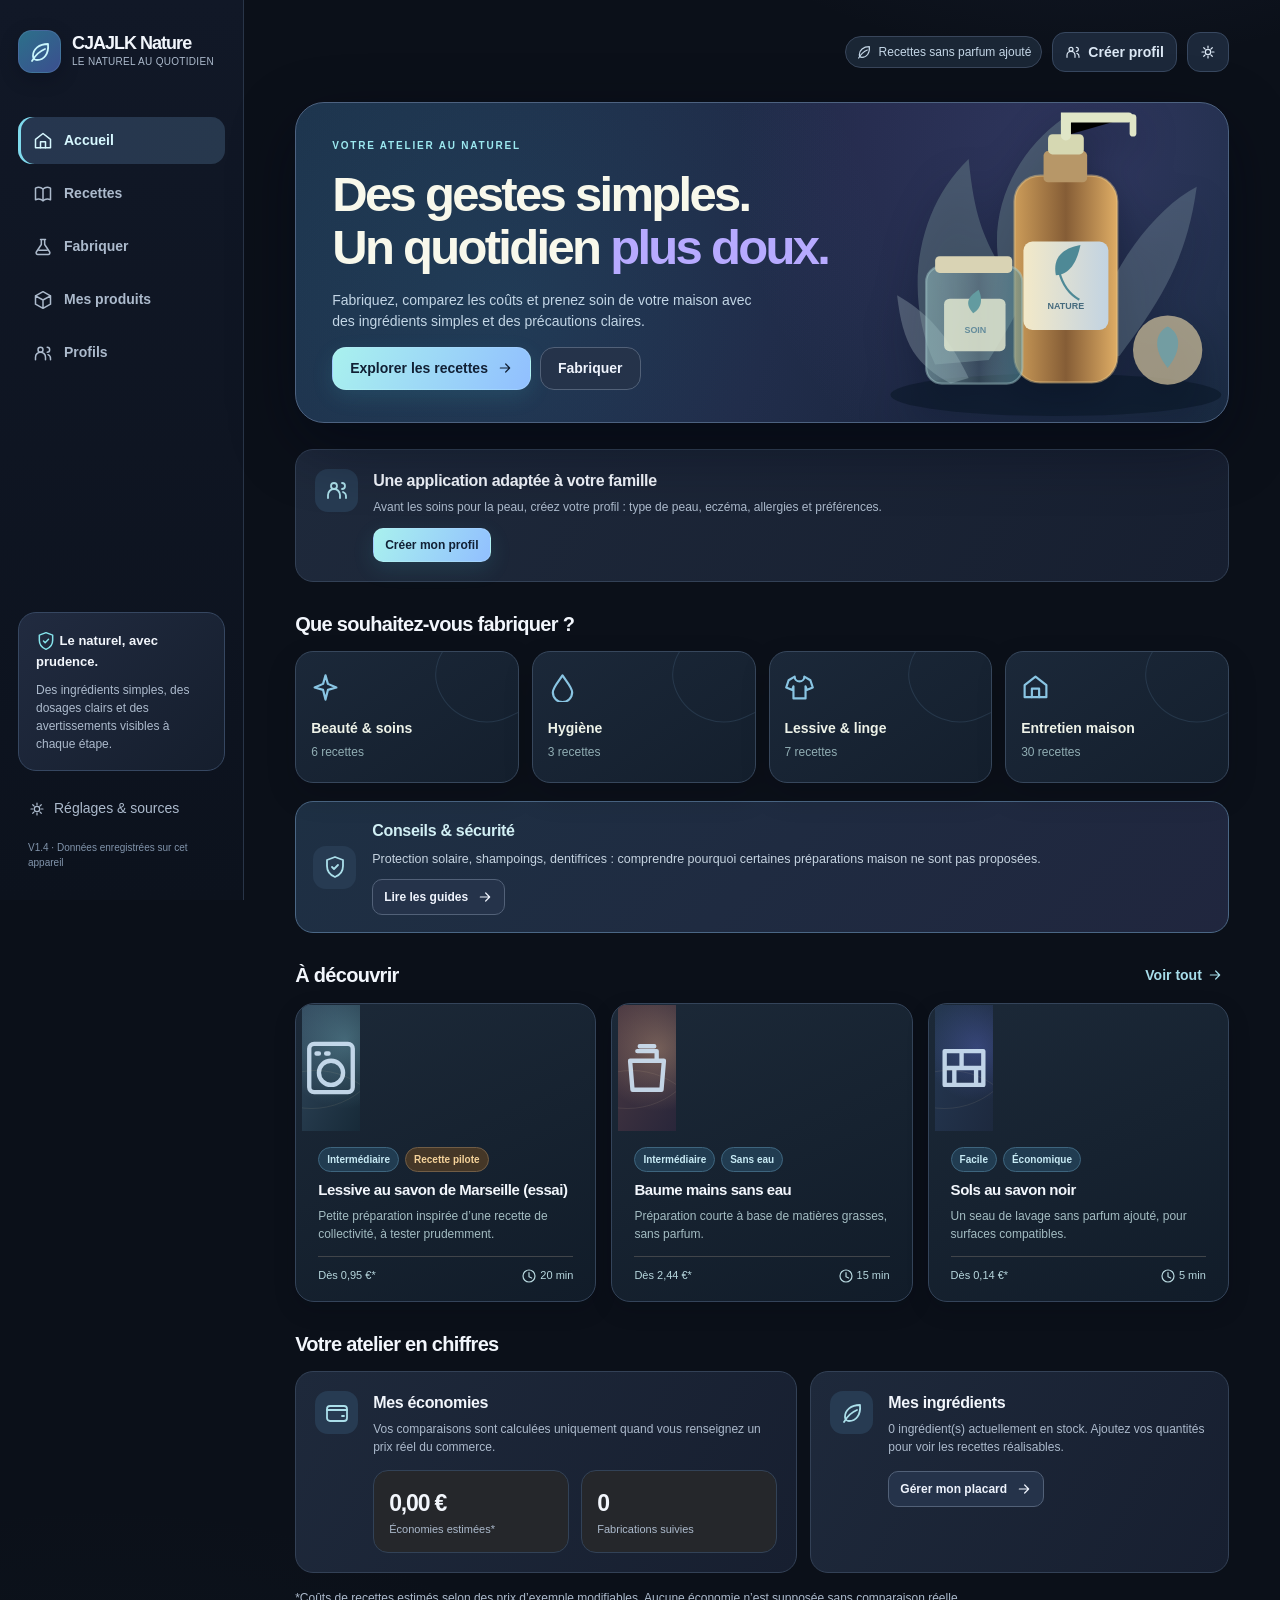
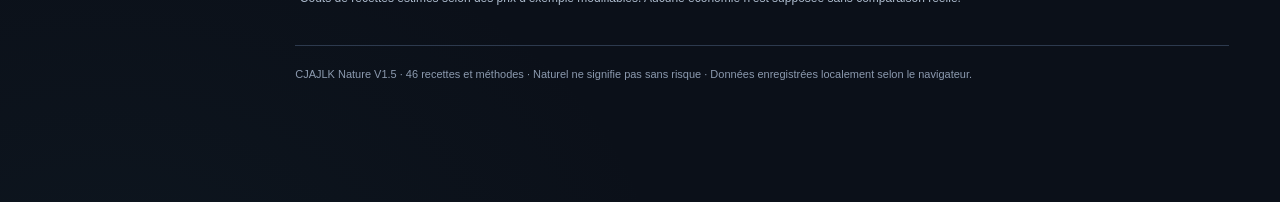
<file: index.html>
<!doctype html>
<html lang="fr">
<head>
 <meta charset="utf-8">
 <meta name="viewport" content="width=device-width, initial-scale=1, viewport-fit=cover">
 <meta name="theme-color" content="#101826">
 <meta name="description" content="CJAJLK Nature — recettes de soins et d'entretien, guidage de fabrication, profils et calcul des coûts, en local.">
 <meta name="color-scheme" content="dark">
 <link rel="icon" href="assets/icon-192.png" sizes="192x192">
 <link rel="apple-touch-icon" href="assets/icon-192.png">
 <link rel="manifest" href="manifest.webmanifest">
 <link rel="stylesheet" href="style.css">
 <title>CJAJLK Nature V1.5 — Le naturel au quotidien</title>
</head>
<body>
 <div id="app"><div class="loading">CJAJLK Nature…</div></div>
 <div id="modal-root"></div>
 <div id="toast" role="status" aria-live="polite"></div>
 <script src="data.js" onerror="document.querySelector('.loading').textContent='Erreur : data.js introuvable. Vérifiez le dossier complet.'"></script>
 <script src="app.js" onerror="document.querySelector('.loading').textContent='Erreur : app.js introuvable. Vérifiez le dossier complet.'"></script>
</body>
</html>
</file>
<file: style.css>
:root{--bg:#0B1019;--surface:#141B27;--surface2:#1B2635;--surface3:#26334A;--card:#182332;--line:#324055;--text:#F2F6FC;--muted:#ACBACC;--dim:#8194AB;--sage:#85E3EB;--sage2:#6B9FAF;--lime:#BAADFF;--orange:#F2BB85;--danger:#FF929C;--cream:#E2E8F2;--radius:20px;--shadow:0 18px 60px #03071294;font-synthesis:none}
*{box-sizing:border-box}html{scroll-behavior:smooth}body{margin:0;min-height:100vh;background:radial-gradient(circle at 85% 0%,#2c323b3d,transparent 37%),var(--bg);color:var(--text);font-family:Inter,ui-sans-serif,-apple-system,BlinkMacSystemFont,"Segoe UI",Roboto,Arial,sans-serif;font-size:14px;line-height:1.5}button,input,select,textarea{font:inherit}button{cursor:pointer}button:disabled{opacity:.45;cursor:not-allowed}button:focus-visible,a:focus-visible,input:focus-visible,select:focus-visible,textarea:focus-visible{outline:3px solid #93dced;outline-offset:3px}a{color:#9cd0dc}h1,h2,h3,h4,p{margin:0}h1{font-size:clamp(30px,4vw,49px);letter-spacing:-.055em;line-height:1.09}h2{font-size:24px;letter-spacing:-.035em;line-height:1.22}h3{font-size:16px;letter-spacing:-.02em}small{font-size:12px}.muted{color:var(--muted)}.subtle{color:var(--dim)}.eyebrow{text-transform:uppercase;letter-spacing:.18em;font-size:10px;font-weight:850;color:var(--sage)}.strong{font-weight:780}.hide{display:none!important}
#app{display:flex;max-width:1450px;margin:0 auto;min-height:100vh}.sidebar{width:244px;flex:0 0 244px;padding:30px 18px 20px;position:sticky;top:0;height:100vh;border-right:1px solid #2f3236;background:#181a1e;display:flex;flex-direction:column}.brand{display:flex;align-items:center;gap:11px;min-width:0}.brand-icon{height:43px;width:43px;display:grid;place-items:center;border-radius:14px;background:linear-gradient(135deg,#55636d,#2d343e);color:#a9e5f3;box-shadow:inset 0 0 0 1px #ffffff1c}.brand-name{font-size:18px;font-weight:850;letter-spacing:-.055em;line-height:1.1}.brand-tag{font-size:10px;color:var(--muted);letter-spacing:.03em}.side-nav{margin-top:44px;display:grid;gap:6px}.nav-item{display:flex;align-items:center;gap:11px;border:0;background:transparent;color:var(--muted);border-radius:14px;padding:13px 15px;font-weight:680;text-align:left;width:100%;transition:.2s}.nav-item.active{background:#353a43;color:#ace3ef}.nav-item:hover{background:#2c2f34}.side-bottom{margin-top:auto}.aside-note{background:linear-gradient(135deg,#31353b,#22252b);border:1px solid #434952;border-radius:18px;padding:17px;margin-bottom:16px}.aside-note strong{font-size:13px}.aside-note p{color:var(--muted);font-size:12px;margin-top:9px}.aside-note .icon{color:var(--sage)}.aside-link{background:transparent;color:var(--muted);border:0;padding:11px;text-align:left;display:flex;align-items:center;gap:9px;width:100%}.content{min-width:0;flex:1;padding:28px clamp(20px,4vw,55px) 100px}.topbar{display:flex;align-items:center;justify-content:space-between;gap:14px;min-height:48px;margin-bottom:26px}.mobile-brand{display:none}.topright{display:flex;align-items:center;gap:10px;margin-left:auto}.pill{border:1px solid var(--line);padding:8px 12px;border-radius:999px;color:#adccd3;background:#25282c;display:inline-flex;align-items:center;gap:7px;max-width:100%}.pill.small{font-size:12px;padding:6px 10px}.pill.alert{color:#ffcf94;border-color:#665037;background:#352a1e}.pill.success{color:#a1d1dc;border-color:#515c64;background:#2c3036}.small-button{border:1px solid var(--line);background:#25272b;color:#cde9ef;border-radius:13px;height:40px;min-width:40px;display:inline-flex;align-items:center;justify-content:center;gap:7px;padding:0 12px}.small-button:hover{background:#33363b}.profile-chip{font-weight:650}.icon{width:20px;height:20px;display:inline-flex;vertical-align:middle;flex:none}.icon svg{width:100%;height:100%;stroke:currentColor;stroke-width:1.8;fill:none;stroke-linecap:round;stroke-linejoin:round}.icon.sm{width:16px;height:16px}.icon.lg{width:24px;height:24px}.icon.xl{width:29px;height:29px}
.hero{position:relative;overflow:hidden;border-radius:29px;display:grid;grid-template-columns:1.2fr .8fr;min-height:284px;background:linear-gradient(115deg,#2e333c 0%,#3c434e 58%,#22272e 100%);border:1px solid #515c64;box-shadow:var(--shadow);margin-bottom:26px}.hero::before{content:"";position:absolute;inset:0;background:radial-gradient(circle at 82% 30%,#99ccd822,transparent 46%);pointer-events:none}.hero-copy{position:relative;z-index:1;padding:35px 0 32px 36px;display:flex;flex-direction:column;align-items:flex-start;gap:15px}.hero .eyebrow{color:#a6e0ed}.hero h1{max-width:520px;color:#f8f8eb}.hero p{max-width:430px;color:#b4d0d7;font-size:14px}.hero-art{position:relative;align-self:stretch;min-height:200px}.hero-art svg{position:absolute;right:0;bottom:0;width:100%;height:100%;max-height:330px;min-width:280px;filter:drop-shadow(0 20px 20px #0a0d1072)}.btn{border-radius:14px;padding:12px 17px;border:1px solid transparent;display:inline-flex;align-items:center;justify-content:center;gap:9px;font-weight:760;transition:background .2s,transform .2s;text-align:center;line-height:1.2}.btn:hover{transform:translateY(-1px)}.btn-primary{color:#222831;background:linear-gradient(125deg,#a6e2ef,#9ac9d4)}.btn-primary:hover{background:#b8eaf5}.btn-secondary{color:#c9e7ee;background:#32353b;border-color:#515a61}.btn-ghost{color:var(--sage);background:transparent;border-color:var(--line)}.btn-danger{color:#ffdad5;background:#42272a;border-color:#794449}.btn.wide{width:100%}.btn.tiny{font-size:12px;padding:9px 11px;border-radius:10px}.btn-row{display:flex;gap:9px;flex-wrap:wrap}.section-heading{display:flex;align-items:center;justify-content:space-between;gap:12px;margin:30px 0 15px}.section-heading h2{font-size:20px}.text-link{border:none;background:none;color:#a7d8e3;font-weight:750;display:flex;gap:5px;align-items:center}.categories{display:grid;grid-template-columns:repeat(4,minmax(0,1fr));gap:13px}.category-card{position:relative;text-align:left;border:1px solid #3c4147;background:linear-gradient(135deg,#292d32,#1f2226);border-radius:18px;padding:19px 15px;min-height:132px;overflow:hidden;color:#edf2e8;transition:.15s}.category-card:hover{transform:translateY(-2px);border-color:#818c94}.category-card .icon{color:#a1cbd4;width:29px;height:29px}.category-card strong{display:block;margin:16px 0 2px;font-size:14px}.category-card small{color:#90adb3}.category-card:after{content:"";position:absolute;right:-13px;top:-22px;width:92px;height:92px;border:1px solid #789fa824;border-radius:48% 52% 35% 60%;transform:rotate(-25deg)}.dashboard-cards{display:grid;grid-template-columns:1.2fr 1fr;gap:13px}.feature{background:linear-gradient(120deg,#303339,#212429);border:1px solid #404449;border-radius:18px;padding:19px;display:flex;gap:15px;align-items:flex-start}.feature-icon{display:grid;place-items:center;flex:0 0 43px;width:43px;height:43px;border-radius:13px;color:#a5d3de;background:#444a54}.feature h3{margin-bottom:5px}.feature p{color:var(--muted);font-size:12px}.metrics{display:flex;gap:12px;flex-wrap:wrap;margin-top:14px}.metric{flex:1;min-width:100px;background:#25272b;border:1px solid #393d43;border-radius:15px;padding:15px}.metric .value{font-weight:850;font-size:23px;letter-spacing:-.05em}.metric .label{font-size:11px;color:var(--muted)}
.recipe-grid{display:grid;grid-template-columns:repeat(3,minmax(0,1fr));gap:15px}.recipe-card{background:linear-gradient(150deg,#26282d,#1d1f23);border:1px solid #404349;border-radius:19px;overflow:hidden;text-align:left;color:inherit;display:flex;flex-direction:column;transition:.2s}.recipe-card:hover{transform:translateY(-2px);border-color:#7f8b94}.recipe-image{height:126px;background:radial-gradient(circle at 68% 45%,#619eac40,transparent 53%),linear-gradient(110deg,#3e434a,#292d33);display:flex;align-items:center;justify-content:center;position:relative;overflow:hidden}.recipe-image:before,.recipe-image:after{content:"";position:absolute;border:1px solid #e5d6ab18;width:155px;height:155px;border-radius:50%;right:-30px;top:-53px}.recipe-image:after{right:auto;left:-65px;top:65px}.recipe-image .icon{width:58px;height:58px;color:#b5dde6;opacity:.9}.recipe-image.linge{background:radial-gradient(circle at 60% 30%,#8eabbaa0,transparent 75%),linear-gradient(120deg,#2d3a3e,#2b2f34)}.recipe-image.soins{background:radial-gradient(circle at 70% 35%,#c8a18480,transparent 70%),linear-gradient(120deg,#574037,#2b2e31)}.recipe-image.hygiene{background:radial-gradient(circle at 60% 40%,#84acb58a,transparent 75%),linear-gradient(120deg,#383e46,#2b2f34)}.recipe-card-body{padding:16px;display:flex;flex-direction:column;flex:1;gap:9px}.recipe-card-title{font-size:15px;font-weight:820;line-height:1.24;letter-spacing:-.03em}.recipe-card-desc{font-size:12px;color:#a3bcc2;line-height:1.45;flex:1}.meta-row{display:flex;align-items:center;justify-content:space-between;gap:6px;margin-top:4px;border-top:1px solid #41454a;padding-top:10px;color:#b7d7de;font-size:11px}.badge-list{display:flex;flex-wrap:wrap;gap:6px}.tag{font-size:10px;font-weight:760;color:#b0dfe9;background:#3a3f46;border:1px solid #4f5961;border-radius:99px;padding:4px 8px}.tag.conditional{color:#f2ce98;background:#493823;border-color:#786044}.tag.guide{color:#b9d4d4;background:#2d3b40;border-color:#41676b}.tag.pale{color:#aed4dc;background:#35393f;border-color:#4a545c}.search-area{background:#1f2227;border:1px solid #3d4249;border-radius:18px;padding:15px;display:flex;gap:12px;align-items:center;margin:20px 0 16px}.search-area input{flex:1;border:0;color:var(--text);background:transparent;min-width:0;outline:none}.filters{display:flex;gap:8px;flex-wrap:wrap;align-items:center;margin-bottom:20px}.chip{border-radius:100px;border:1px solid #494e56;background:#26292e;color:#9ab7be;font-size:12px;font-weight:740;padding:8px 12px}.chip.active{background:#9ac8d2;color:#232831;border-color:#afdee9}.empty{padding:30px 20px;text-align:center;border:1px dashed #555c60;border-radius:18px;background:#202226;color:var(--muted)}
.page-title{display:flex;justify-content:space-between;align-items:end;gap:14px;flex-wrap:wrap;margin:5px 0 21px}.page-title p{margin-top:7px;color:var(--muted)}.back{display:flex;align-items:center;gap:5px;border:0;background:transparent;color:var(--sage);font-weight:750;margin-bottom:17px;padding:2px 0}.detail-head{display:grid;grid-template-columns:minmax(0,1fr) 270px;gap:22px;margin-bottom:20px}.detail-head p{color:var(--muted);margin-top:9px}.detail-art{height:174px;border:1px solid #4c555b;border-radius:22px;display:flex;align-items:center;justify-content:center;background:radial-gradient(circle,#52606a,#292c32)}.detail-art .icon{width:83px;height:83px;color:#b9e1ea}.detail-layout{display:grid;grid-template-columns:minmax(0,1fr) 285px;gap:18px;align-items:start}.panel{background:linear-gradient(145deg,#25272b,#202327);border:1px solid #3d4147;border-radius:19px;padding:21px}.panel h3{font-size:16px;margin-bottom:13px}.panel+.panel{margin-top:15px}.panel.slim{padding:16px}.panel-header{display:flex;align-items:center;justify-content:space-between;gap:10px;margin-bottom:11px}.panel-header h3{margin:0}.status-note{background:#282b30;border:1px solid #4c5962;padding:12px 14px;border-radius:13px;color:#acd2da;font-size:12px;line-height:1.55}.safety{background:linear-gradient(120deg,#382d22,#2a2921);border:1px solid #785637;border-left:4px solid #e6ad67;border-radius:16px;padding:17px;color:#f1dec2}.safety.red{background:#3a2726;border-color:#90534d;border-left-color:#e29389}.safety h3{display:flex;gap:8px;align-items:center;font-size:14px;margin-bottom:10px;color:#ffcc87}.safety.red h3{color:#f3aaa0}.safety ul{padding-left:19px;font-size:12px;color:#e9d6bd;display:grid;gap:6px;margin:0}.safety.red ul{color:#f3c7c2}.field{display:flex;flex-direction:column;gap:6px;margin-bottom:14px}.field label,.field>span{font-weight:730;font-size:12px;color:#bfdce3}.field input,.field select,.field textarea{width:100%;border-radius:12px;border:1px solid #494d54;background:#181a1f;color:#eef4e6;padding:12px;min-height:43px;outline:none}.field textarea{min-height:70px;resize:vertical}.field input:focus,.field select:focus,.field textarea:focus{border-color:#97c7d2}.field-helper{color:var(--dim);font-size:11px}.amount-row{display:flex;gap:9px;align-items:center}.amount-row input{max-width:120px}.table-ingredients{width:100%;border-collapse:collapse;font-size:13px}.table-ingredients th{text-align:left;color:var(--dim);font-size:11px;letter-spacing:.02em;border-bottom:1px solid var(--line);padding:9px 6px}.table-ingredients td{padding:11px 6px;border-bottom:1px solid #3a3d42}.table-ingredients td:last-child{text-align:right;white-space:nowrap;font-weight:750}.table-ingredients th:last-child{text-align:right}.cost-value{font-size:32px;font-weight:900;letter-spacing:-.06em;color:#a9e1ee}.cost-caption{font-size:11px;color:var(--muted)}.source-links{display:grid;gap:8px;margin-top:8px}.source-links a{font-size:11px}.guide-note{border:1px solid #556571;background:#2b3039;border-radius:16px;padding:20px;line-height:1.7;color:#c8e3e9}.switcher{display:flex;background:#1c1f24;border:1px solid #494d55;border-radius:15px;padding:4px;gap:4px;margin-bottom:17px}.switcher button{flex:1;border:0;background:transparent;color:#90adb3;font-size:12px;font-weight:750;border-radius:11px;padding:11px 9px}.switcher button.active{background:#444a54;color:#c9eaf1}.step-hero{padding:21px;border:1px solid #4d5860;background:linear-gradient(120deg,#353940,#23272d);border-radius:16px;margin:9px 0 18px}.step-num{font-weight:820;font-size:11px;letter-spacing:.14em;text-transform:uppercase;color:#99c5cf}.step-text{font-size:19px;font-weight:730;margin:13px 0 7px;line-height:1.45}.progress{width:100%;height:7px;background:#393d43;border-radius:999px;overflow:hidden;margin-top:14px}.progress>div{height:100%;background:#9ad2df;border-radius:999px;transition:width .3s}.steps{counter-reset:steps;list-style:none;padding:0;margin:0;display:grid;gap:10px}.steps li{display:flex;gap:13px;align-items:flex-start;background:#22252b;border:1px solid #3f454e;padding:15px;border-radius:13px;font-size:13px}.step-bubble{flex:none;width:25px;height:25px;border-radius:50%;background:#455058;color:#b6e2ec;display:grid;place-items:center;font-size:11px;font-weight:800}.steps li span:last-child{padding-top:2px}.make-actions{display:flex;gap:10px;flex-wrap:wrap;margin-top:18px}.checkline{display:flex;gap:10px;align-items:flex-start;margin:12px 0;color:#c0dce2;font-size:12px}.checkline input{accent-color:#98cdd9;width:18px;height:18px;margin:0;flex:none}.divider{height:1px;background:var(--line);margin:20px 0}.mini-card{background:#26282d;border:1px solid #40444a;padding:15px;border-radius:15px;display:flex;align-items:center;justify-content:space-between;gap:10px;margin-bottom:9px}.mini-card h4{font-size:13px;margin-bottom:5px}.mini-card small{color:var(--muted)}.mini-actions{display:flex;align-items:center;gap:6px}.avatar{height:48px;width:48px;border-radius:16px;background:#444a55;display:grid;place-items:center;color:#b3e6f1;font-weight:870;font-size:20px;flex:none}.profile-rows{display:grid;gap:12px}.profile-row{display:flex;align-items:center;gap:14px;padding:18px;background:#262a2f;border:1px solid #494d55;border-radius:17px}.profile-row .expand{flex:1;min-width:0}.profile-row.active{border-color:#8ebec9;background:#31363e}.help{margin-top:15px;color:var(--muted);font-size:12px;line-height:1.7}.inline-error{color:#f2a5a0;font-size:12px;margin:7px 0}.empty-state{background:#22252a;padding:36px 20px;border:1px dashed #5e6870;border-radius:19px;text-align:center}.empty-state>.icon{width:48px;height:48px;color:#8ebbc5;margin-bottom:14px}.empty-state h3{margin:0 0 8px}.empty-state p{color:var(--muted);margin:0 auto 17px;max-width:410px;font-size:13px}.stock-grid{display:grid;grid-template-columns:repeat(2,minmax(0,1fr));gap:12px}.stock-item{background:#26282d;border:1px solid #41454c;border-radius:15px;padding:16px}.stock-item .title{font-weight:800;font-size:13px;margin-bottom:5px}.stock-item .nums{display:flex;gap:8px;flex-wrap:wrap;color:#a3c1c8;font-size:11px;margin:11px 0}.stock-item .num{color:#cae7ed;font-weight:800}.subnav{display:flex;gap:8px;flex-wrap:wrap;margin-bottom:20px}.kpi-row{display:grid;grid-template-columns:repeat(3,minmax(0,1fr));gap:12px;margin-bottom:20px}.kpi{background:#23262b;border:1px solid #40444a;border-radius:16px;padding:17px}.kpi strong{display:block;font-size:23px;margin-bottom:4px;letter-spacing:-.05em}.kpi small{color:var(--muted)}.sources-list{display:grid;gap:10px;margin-top:20px}.sources-list a{font-size:13px;line-height:1.6}.mobile-nav{display:none}.loading{margin:80px auto;text-align:center;color:#a0c6cf}.footer{margin-top:36px;padding:20px 0;color:#88929a;font-size:11px;border-top:1px solid #31353c}
#modal-root:empty{display:none}#modal-root{position:fixed;inset:0;z-index:100;background:#07080abc;display:grid;place-items:center;padding:18px;backdrop-filter:blur(6px)}.modal{background:#212429;border:1px solid #616a70;border-radius:23px;width:100%;max-width:520px;max-height:min(90vh,850px);overflow:auto;box-shadow:0 30px 90px #000b}.modal-head{display:flex;justify-content:space-between;align-items:center;gap:12px;padding:22px 23px 15px}.modal-head h2{font-size:22px}.modal-body{padding:0 23px 24px}.modal-body p{color:#abc7cd;font-size:13px;line-height:1.65}.modal-actions{display:flex;gap:10px;margin-top:17px;flex-wrap:wrap}.modal-actions .btn{flex:1}#toast{position:fixed;z-index:200;bottom:105px;left:50%;transform:translateX(-50%) translateY(15px);padding:11px 16px;border:1px solid #84929b;background:#3c424a;border-radius:12px;color:#d5f2f8;box-shadow:var(--shadow);opacity:0;pointer-events:none;transition:.2s;max-width:90vw;text-align:center;font-size:13px}#toast.show{opacity:1;transform:translateX(-50%) translateY(0)}
@media(max-width:1150px){.recipe-grid{grid-template-columns:repeat(2,minmax(0,1fr))}.detail-layout{grid-template-columns:1fr}.detail-head{grid-template-columns:1fr 230px}.sidebar{width:210px;flex-basis:210px}.content{padding-left:25px;padding-right:25px}}
@media(max-width:760px){body{font-size:14px}#app{display:block}.sidebar{display:none}.content{padding:16px 15px calc(100px + env(safe-area-inset-bottom))}.topbar{margin-bottom:17px;min-height:44px}.mobile-brand{display:flex}.brand-icon{width:39px;height:39px;border-radius:12px}.brand-name{font-size:16px}.brand-tag{font-size:9px}.topright .pill{display:none}.topright .small-button{height:38px;min-width:38px}.hero{grid-template-columns:1fr;min-height:275px;border-radius:23px}.hero-copy{padding:26px 23px 29px;gap:13px}.hero h1{font-size:32px;max-width:310px}.hero p{font-size:12px;max-width:250px}.hero-art{position:absolute;right:-17px;top:20px;bottom:0;width:43%;opacity:.74;pointer-events:none}.hero-art svg{min-width:200px;width:220px;height:100%;right:0}.hero-copy{width:88%}.hero-copy .btn{position:relative}.categories{grid-template-columns:repeat(2,minmax(0,1fr));gap:10px}.category-card{min-height:112px;padding:14px}.category-card strong{margin-top:12px;font-size:13px}.dashboard-cards{grid-template-columns:1fr}.recipe-grid{grid-template-columns:repeat(2,minmax(0,1fr));gap:10px}.recipe-image{height:105px}.recipe-card-body{padding:12px}.recipe-card-title{font-size:13px}.recipe-card-desc{font-size:11px}.tag{font-size:9px;padding:3px 6px}.section-heading{margin-top:27px}.section-heading h2{font-size:19px}.detail-head{grid-template-columns:1fr}.detail-art{display:none}.page-title h1{font-size:28px}.detail-layout{grid-template-columns:1fr}.panel{padding:16px}.stock-grid{grid-template-columns:1fr}.mobile-nav{position:fixed;bottom:0;left:0;right:0;z-index:40;height:calc(69px + env(safe-area-inset-bottom));background:#191c21f2;border-top:1px solid #42454b;display:flex;justify-content:space-around;align-items:flex-start;padding:8px 3px env(safe-area-inset-bottom);backdrop-filter:blur(12px)}.mobile-nav button{border:0;background:transparent;color:#85a2a9;display:flex;flex-direction:column;gap:4px;align-items:center;justify-content:center;min-width:0;flex:1;font-size:9px;font-weight:800;padding:4px 0}.mobile-nav button.active{color:#a1d9e6}.mobile-nav button .icon{width:22px;height:22px}.kpi-row{gap:7px}.kpi{padding:11px}.kpi strong{font-size:19px}.kpi small{font-size:10px}.modal{max-height:89dvh}.modal-head{padding:19px 18px 12px}.modal-body{padding:0 18px 20px}#toast{bottom:90px}}
@media(max-width:365px){.recipe-grid{grid-template-columns:1fr}.recipe-image{height:115px}.hero h1{font-size:29px}.hero-copy{width:100%}.hero-art{opacity:.4}.category-card strong{font-size:12px}.topright .small-button.profile-chip{padding:0 8px}}
@media(prefers-reduced-motion:reduce){*{scroll-behavior:auto!important;transition:none!important}}

/* V1.1 — identité graphite / bleu nuit / cyan / lavande, sans aplats verts */
body{background:radial-gradient(ellipse 620px 410px at 85% -14%,#5668a52b,transparent 77%),radial-gradient(ellipse 760px 520px at 8% 105%,#29616d12,transparent 75%),var(--bg)}
.sidebar{background:linear-gradient(180deg,#111827,#0c121d);border-color:#293548}
.brand-icon{background:linear-gradient(140deg,#2c708a,#3b4f8f);color:#c9f6fc;border:1px solid #638bba57;box-shadow:0 6px 18px #02071440}
.nav-item.active{background:linear-gradient(105deg,#26364f,#27384d);color:#d7f8ff;box-shadow:inset 3px 0 0 #7fdaec}
.nav-item:hover{background:#202e42}
.aside-note{background:linear-gradient(135deg,#212b40,#151e2d);border-color:#364761}
.pill{background:#1a2635;border-color:#39465b;color:#c4d6e6}
.small-button{background:#1c283a;border-color:#384860;color:#dce8f5}
.small-button:hover{background:#28364d}
.hero{background:radial-gradient(circle at 86% 18%,#776ac53a,transparent 43%),linear-gradient(115deg,#1d324b 0%,#202846 54%,#15283b 100%);border-color:#4d6280;box-shadow:0 22px 64px #01071673}
.hero::before{background:radial-gradient(circle at 23% 65%,#36bcd21a,transparent 52%)}
.hero .eyebrow{color:#9ce9f0}.hero p{color:#c3d6e6}
.hero h1 span{color:#B7AAFF!important}
.hero-art svg{filter:drop-shadow(0 16px 21px #030a1970)}
.btn-primary{background:linear-gradient(115deg,#A9F1EE,#91BFFF);border-color:#d2faff2e;color:#112035;box-shadow:0 7px 21px #49bcca24}
.btn-primary:hover{background:linear-gradient(115deg,#C0F9F4,#B1CEFF)}
.btn-secondary{background:#25334a;border-color:#526178;color:#eef3fc}
.btn-ghost{border-color:#415a73;color:#9be1ee}
.text-link{color:#A7DDEA}
.category-card{background:linear-gradient(145deg,#1b2839,#141f2d);border-color:#37475c;box-shadow:0 12px 30px #02071128}
.category-card:hover{border-color:#75adc6;box-shadow:0 11px 30px #1d6b9630}
.category-card .icon{color:#89C5E3}
.category-card:after{border-color:#8cc0ed21}
.feature{background:linear-gradient(120deg,#1e293b,#171f30);border-color:#334156}
.feature-icon{background:#273b52;color:#abdfea}
.recipe-card{background:linear-gradient(155deg,#1c2938,#111c29);border-color:#34445a;box-shadow:0 8px 21px #02091530}
.recipe-card:hover{border-color:#74b9dc;box-shadow:0 14px 26px #03091770}
.recipe-image{background:radial-gradient(circle at 73% 34%,#6271d956,transparent 57%),linear-gradient(110deg,#253852,#1d293e)}
.recipe-image .icon{color:#D1E5F7}
.recipe-image.linge{background:radial-gradient(circle at 74% 28%,#91d8e34d,transparent 68%),linear-gradient(115deg,#30465b,#172a38)}
.recipe-image.soins{background:radial-gradient(circle at 70% 35%,#c7a07c6a,transparent 68%),linear-gradient(120deg,#4b3942,#29263a)}
.recipe-image.hygiene{background:radial-gradient(circle at 70% 35%,#8dbbc965,transparent 68%),linear-gradient(120deg,#264050,#1e293e)}
.tag{color:#C7EAF4;background:#213C51;border-color:#3e657e}
.tag.conditional{color:#f4d29a;background:#453727;border-color:#715d46}
.tag.guide{color:#b6d4fb;background:#253650;border-color:#405b7c}
.tag.pale{color:#e2d9ff;background:#363049;border-color:#554f74}
.search-area,.panel,.metric,.mini-card,.stock-item,.kpi{border-color:#324257}
.switcher button.active{background:linear-gradient(110deg,#2e526b,#3f4b76);color:#e4f9ff}
.progress>div{background:linear-gradient(100deg,#83E6EB,#A8AAFF)}
.profile-row.active{background:#242d47;border-color:#748dd0}
.step-hero{background:linear-gradient(120deg,#22374c,#22253f);border-color:#48617c}
.step-bubble{background:#34506e;color:#dff3ff}
.mobile-nav{background:#101826f2;border-color:#344258}
.mobile-nav button.active{color:#9de5ff}
.modal{background:#182233;border-color:#526681}
#toast{background:#263e59;border-color:#6789a8;color:#e4f5ff}
.footer{color:#8c9aaf;border-color:#2d3a4e}
:focus-visible{outline-color:#9ce8ee}

@media(max-width:760px){.hero-art{opacity:.42;right:-28px}.hero-copy{background:linear-gradient(90deg,#1d3048b3,transparent);border-radius:22px}.hero p{color:#d6e1ed}}

/* Engagement public : choix des vendeurs libre et sans commission. */
.purchase-ethics{padding:18px 20px;border-radius:18px;border:1px solid #47637a;background:linear-gradient(125deg,#202d42,#202834);margin:8px 0 22px;color:#dceaf4;}
.purchase-ethics-title{display:flex;align-items:center;gap:9px;font-size:15px;font-weight:800;color:#a7dff0;margin-bottom:9px;}
.purchase-ethics p{font-size:13px;line-height:1.65;margin:6px 0;}
.purchase-ethics .purchase-ethics-sub{font-size:12px;color:#b5c5d3;margin-top:8px;}
@media(max-width:600px){.purchase-ethics{padding:15px 16px;}.purchase-ethics p{font-size:12px;}}

/* V1.2 : matériel de préparation, sans modifier l'identité bleu nuit. */
.equipment-panel{border-color:#47627e;background:linear-gradient(150deg,#1c293a,#15202e)}
.equipment-panel .panel-header{flex-wrap:wrap;gap:10px}
.equipment-intro{font-size:13px;margin:11px 0 15px;line-height:1.55}
.equipment-grid{display:grid;grid-template-columns:1fr 1fr;gap:13px}
.equipment-group{min-width:0;padding:14px;border:1px solid #395069;border-radius:15px;background:#132034}
.equipment-group.optional{background:#17212e;border-color:#354459}
.equipment-group h4{font-size:13px;color:#abebf3;margin:0 0 10px}
.equipment-group.optional h4{color:#c3bafa}
.equipment-list{list-style:none;padding:0;margin:0;display:grid;gap:9px}
.equipment-list li{display:flex;align-items:flex-start;gap:9px;font-size:12.5px;line-height:1.48;color:#e4ebf3}
.equipment-list .icon{flex:0 0 16px;color:#9adbe8;margin-top:1px}
.equipment-group.optional .equipment-list .icon{color:#b6aedb}
.equipment-container{padding:13px 15px;border-radius:13px;background:#23344b;margin-top:13px;border:1px solid #4a6380}
.equipment-container b{display:flex;align-items:center;gap:7px;color:#b7e8ef;font-size:13px}
.equipment-container p{font-size:12.5px;color:#e4ebf3;margin-top:7px}
.equipment-caution{display:flex;align-items:flex-start;gap:10px;margin:12px 0;padding:12px 13px;background:#332c2c;border:1px solid #66514b;border-radius:12px;color:#f3d7c5;font-size:12.5px}
.equipment-caution .icon{color:#f1c9a1;flex:0 0 16px}
.equipment-panel .btn-row{margin-top:12px;margin-bottom:8px}
@media(max-width:720px){.equipment-grid{grid-template-columns:1fr}.equipment-group{padding:12px}.equipment-panel .panel-header h3{font-size:15px}}

/* V1.3 — Guides séparés, palette bleue inchangée */
.guide-entry{border:1px solid #4b6785;background:linear-gradient(135deg,#1e3044,#20263e);border-radius:18px;padding:17px;display:flex;gap:16px;align-items:center;justify-content:space-between}
.guide-entry h3,.guide-entry b{color:#d1eff4}.guide-entry p{font-size:12.5px;color:#c6d4e1;line-height:1.5;margin:7px 0 0}
.compact-guide{margin:0 0 18px}.guide-suggestion{margin-top:14px;margin-bottom:14px}
@media(max-width:700px){.guide-entry{flex-direction:column;align-items:stretch}.guide-entry .btn{align-self:start}}

/* Conseils d’achat neutres : lisibles sans alourdir les cartes. */
.purchase-hint {font-size:12px;line-height:1.55;color:#b8ced9;margin:8px 0 12px;}
</file>
